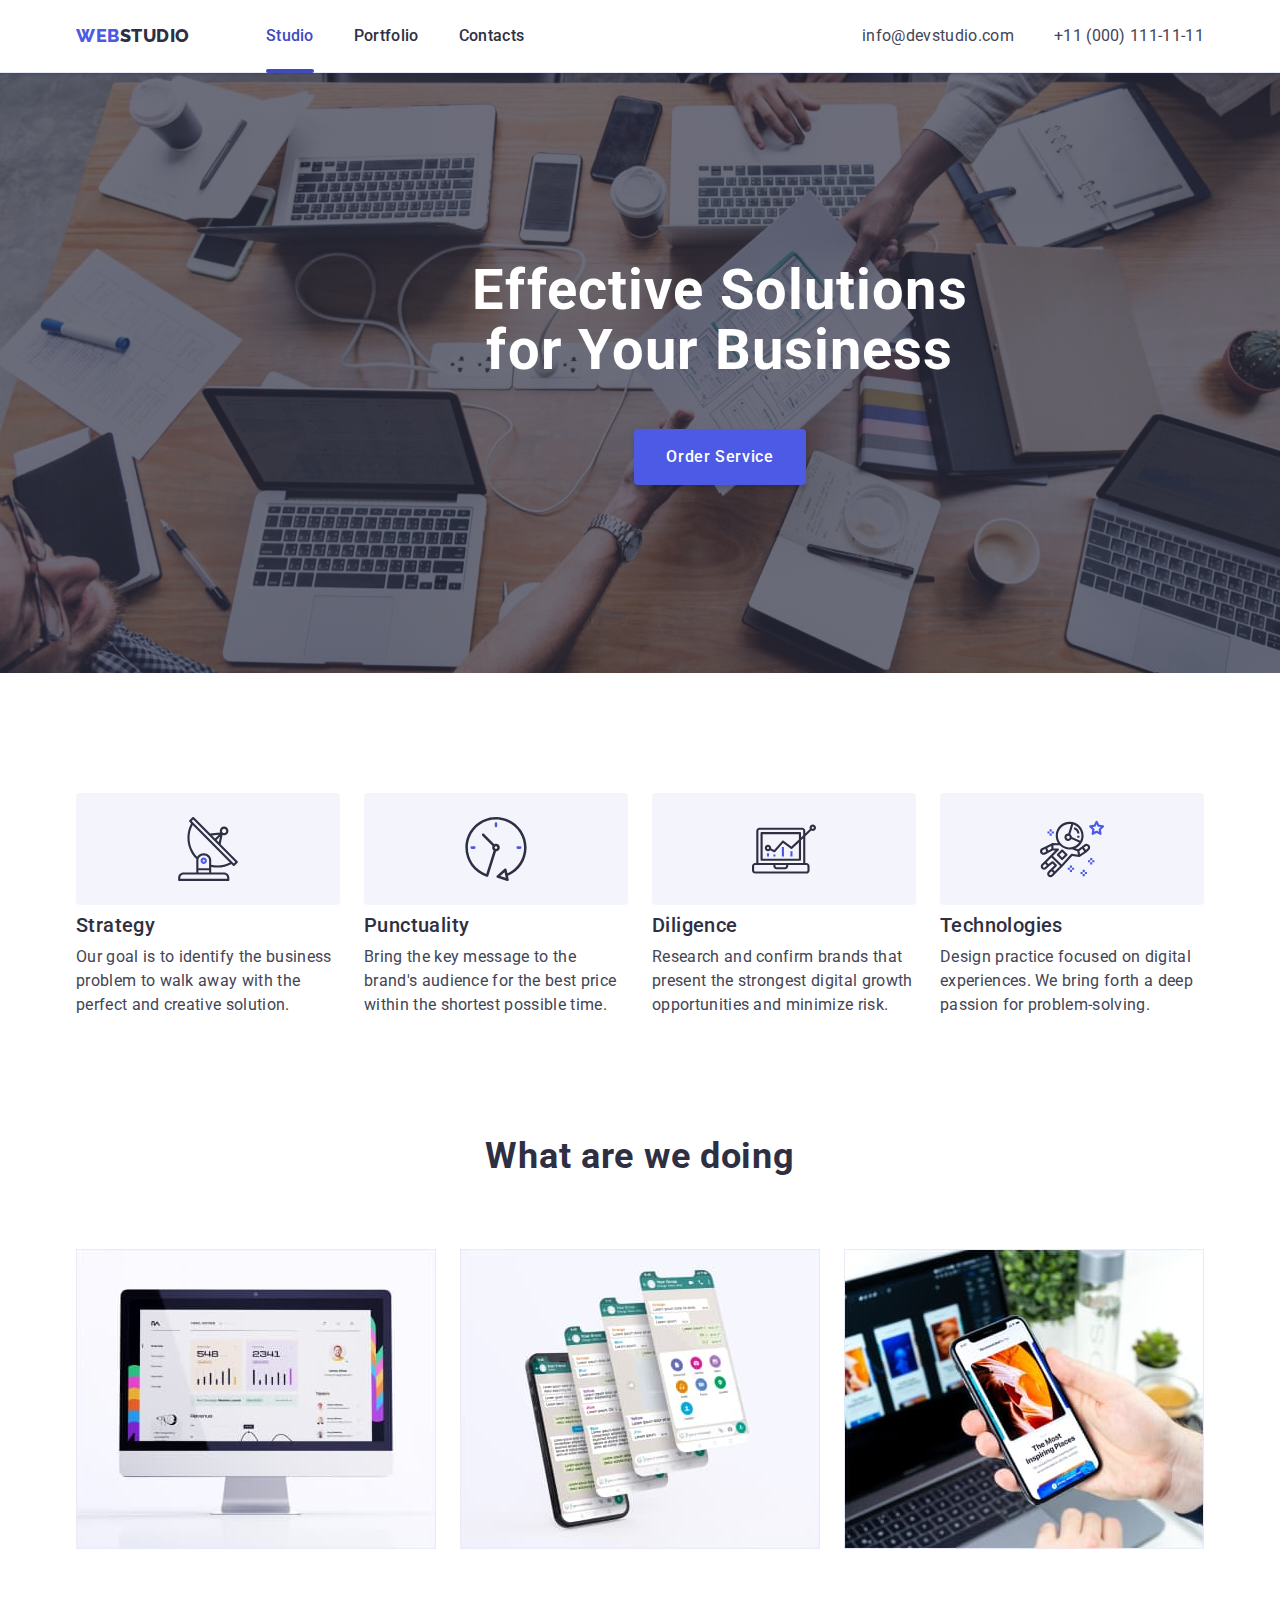
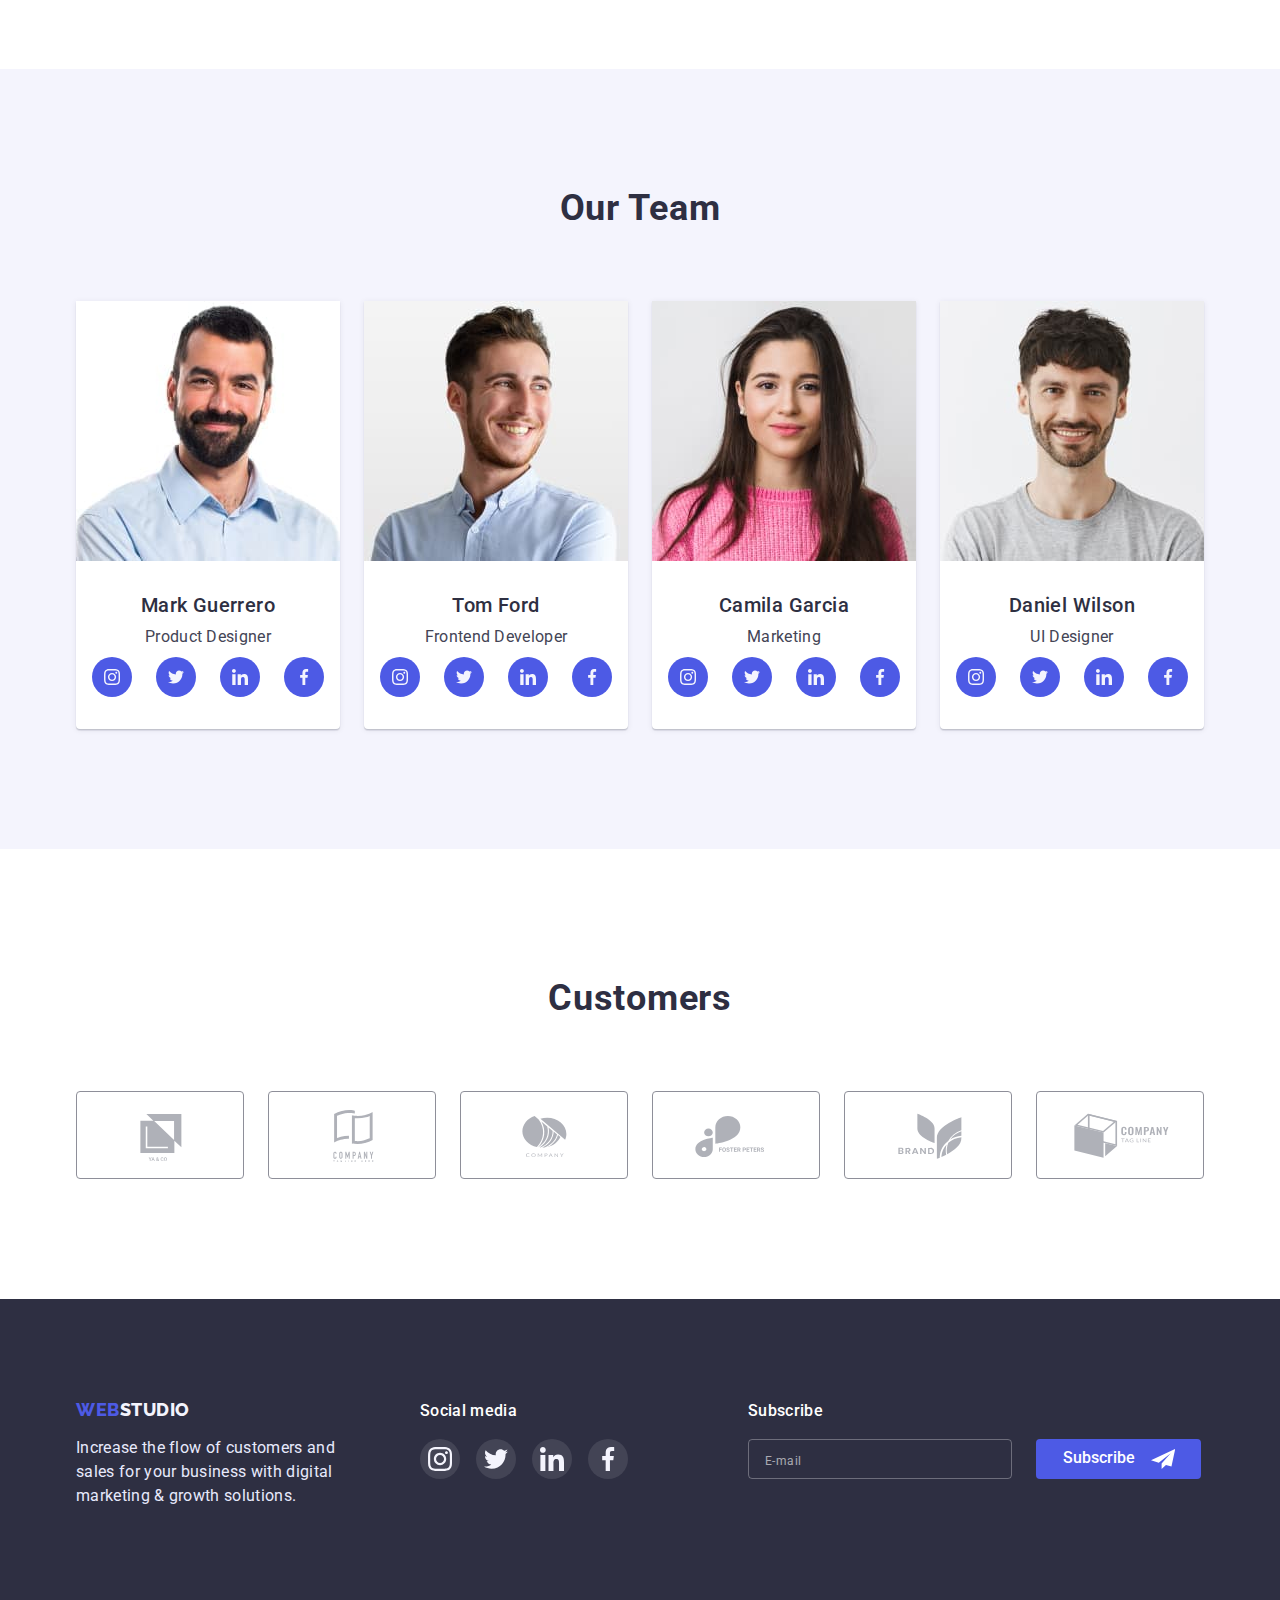
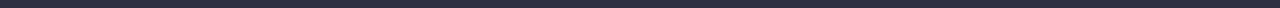
<file: index.html>
<!DOCTYPE html>
<html lang="en">
  <head>
    <meta charset="UTF-8" />
    <meta http-equiv="X-UA-Compatible" content="IE=edge" />
    <meta name="viewport" content="width=device-width, initial-scale=1.0" />

    <link rel="preconnect" href="https://fonts.googleapis.com" />
    <link rel="preconnect" href="https://fonts.gstatic.com" crossorigin />
    <link
      href="https://fonts.googleapis.com/css2?family=Raleway:wght@800&family=Roboto:wght@400;500;700;900&display=swap"
      rel="stylesheet"
    />
    <link
      rel="stylesheet"
      href="https://cdnjs.cloudflare.com/ajax/libs/modern-normalize/1.1.0/modern-normalize.min.css"
    />
    <link href="./css/styles.css" rel="stylesheet" type="text/css" />
    <title class="studio">Document</title>
  </head>
  <body class="studio">
    <!--Fixed  -->
    <header class="header">
      <div class="conteiner">
        <nav class="fulnav">
          <a class="logo" href="./index.html" target="_self">
            Web<span class="logo-end">Studio</span>
          </a>
          <ul class="nav">
            <li class="">
              <a class="link port" href="./index.html" target="_self">Studio</a>
            </li>
            <li class="nav-margin">
              <a class="link" href="./portfolio.html" target="_self"
                >Portfolio</a
              >
            </li>
            <li class="nav-margin">
              <a class="link" href="">Contacts</a>
            </li>
          </ul>
        </nav>
        <address class="address">
          <ul class="address-list">
            <li>
              <a class="contacts" href="mailto:info@devstudio.com"
                >info@devstudio.com</a
              >
            </li>
            <li class="nav-margin">
              <a class="contacts" href="tel:+110001111111"
                >+11 (000) 111-11-11</a
              >
            </li>
          </ul>
        </address>
      </div>
    </header>
    <!-- Scroll -->
    <main>
      <!-- Hero image -->

      <section class="hero">
        <div class="conteiner">
          <h1 class="hero-title">Effective Solutions for Your Business</h1>
          <button class="order" data-modal-open type="button">
            Order Service
          </button>
        </div>
      </section>

      <!-- Section1 -->
      <section class="advantages section">
        <div class="conteiner">
          <h2 class="visually-hidden">Advantages</h2>
          <ul class="advantages-list">
            <li class="advantages-item">
              <div class="button-icon">
                <svg class="icon">
                  <use href="./images/icons.svg#icon-antenna"></use>
                </svg>
              </div>
              <h3 class="advantages-title-small">Strategy</h3>
              <p class="advantages-text">
                Our goal is to identify the business problem to walk away with
                the perfect and creative solution.
              </p>
            </li>

            <li class="advantages-item">
              <div class="button-icon">
                <svg class="icon">
                  <use href="./images/icons.svg#icon-clock"></use>
                </svg>
              </div>
              <h3 class="advantages-title-small">Punctuality</h3>
              <p class="advantages-text">
                Bring the key message to the brand's audience for the best price
                within the shortest possible time.
              </p>
            </li>

            <li class="advantages-item">
              <div class="button-icon">
                <svg class="icon">
                  <use href="./images/icons.svg#icon-diagram"></use>
                </svg>
              </div>
              <h3 class="advantages-title-small">Diligence</h3>
              <p class="advantages-text">
                Research and confirm brands that present the strongest digital
                growth opportunities and minimize risk.
              </p>
            </li>

            <li class="advantages-item">
              <div class="button-icon">
                <svg class="icon">
                  <use href="./images/icons.svg#icon-astronaut"></use>
                </svg>
              </div>
              <h3 class="advantages-title-small">Technologies</h3>
              <p class="advantages-text">
                Design practice focused on digital experiences. We bring forth a
                deep passion for problem-solving.
              </p>
            </li>
          </ul>
        </div>
      </section>

      <!-- Section2 -->
      <section class="section">
        <div class="conteiner">
          <h2 class="section-title">What are we doing</h2>
          <ul class="card-list">
            <li class="card-item">
              <img
                src="./images/Rectangle1.jpg"
                alt="comp"
                width="360"
                height="300"
              />
            </li>
            <li class="card-item">
              <img
                src="./images/Rectangle2.jpg"
                alt="phon"
                width="360"
                height="300"
              />
            </li>
            <li class="card-item">
              <img
                src="./images/Rectangle3.jpg"
                alt="sinh"
                width="360"
                height="300"
              />
            </li>
          </ul>
        </div>
      </section>

      <!-- Section3 -->

      <section class="team section">
        <div class="conteiner">
          <h2 class="section-title">Our Team</h2>
          <ul class="team-list">
            <li class="team-cards">
              <img
                src="./images/photo1.jpg"
                alt="Photo Mark Guerrero"
                width="264"
                height="260"
              />
              <h3 class="team-title-small">Mark Guerrero</h3>
              <p class="team-text">Product Designer</p>
              <ul class="action">
                <li>
                  <a
                    class="social-link"
                    href=""
                    target="_blank"
                    rel="noreferer nofollow noopener"
                  >
                    <svg class="social-icon">
                      <use href="./images/icons.svg#icon-instagram"></use>
                    </svg>
                  </a>
                </li>
                <li>
                  <a
                    class="social-link"
                    href=""
                    target="_blank"
                    rel="noreferer nofollow noopener"
                  >
                    <svg class="social-icon">
                      <use href="./images/icons.svg#icon-twitter"></use>
                    </svg>
                  </a>
                </li>
                <li>
                  <a
                    class="social-link"
                    href=""
                    target="_blank"
                    rel="noreferer nofollow noopener"
                  >
                    <svg class="social-icon">
                      <use href="./images/icons.svg#icon-linkedin"></use>
                    </svg>
                  </a>
                </li>
                <li>
                  <a
                    class="social-link"
                    href=""
                    target="_blank"
                    rel="noreferer nofollow noopener"
                  >
                    <svg class="social-icon">
                      <use href="./images/icons.svg#icon-facebook"></use>
                    </svg>
                  </a>
                </li>
              </ul>
            </li>
            <li class="team-cards">
              <img
                src="./images/photo2.jpg"
                alt="Photo Tom Ford"
                width="264"
                height="260"
              />

              <h3 class="team-title-small">Tom Ford</h3>
              <p class="team-text">Frontend Developer</p>
              <ul class="action">
                <li>
                  <a
                    class="social-link"
                    href=""
                    target="_blank"
                    rel="noreferer nofollow noopener"
                  >
                    <svg class="social-icon">
                      <use href="./images/icons.svg#icon-instagram"></use>
                    </svg>
                  </a>
                </li>
                <li>
                  <a
                    class="social-link"
                    href=""
                    target="_blank"
                    rel="noreferer nofollow noopener"
                  >
                    <svg class="social-icon">
                      <use href="./images/icons.svg#icon-twitter"></use>
                    </svg>
                  </a>
                </li>
                <li>
                  <a
                    class="social-link"
                    href=""
                    target="_blank"
                    rel="noreferer nofollow noopener"
                  >
                    <svg class="social-icon">
                      <use href="./images/icons.svg#icon-linkedin"></use>
                    </svg>
                  </a>
                </li>
                <li>
                  <a
                    class="social-link"
                    href=""
                    target="_blank"
                    rel="noreferer nofollow noopener"
                  >
                    <svg class="social-icon">
                      <use href="./images/icons.svg#icon-facebook"></use>
                    </svg>
                  </a>
                </li>
              </ul>
            </li>
            <li class="team-cards">
              <img
                src="./images/photo3.jpg"
                alt="Photo Camila Garcia"
                width="264"
                height="260"
              />

              <h3 class="team-title-small">Camila Garcia</h3>
              <p class="team-text">Marketing</p>
              <ul class="action">
                <li>
                  <a
                    class="social-link"
                    href=""
                    target="_blank"
                    rel="noreferer nofollow noopener"
                  >
                    <svg class="social-icon">
                      <use href="./images/icons.svg#icon-instagram"></use>
                    </svg>
                  </a>
                </li>
                <li>
                  <a
                    class="social-link"
                    href=""
                    target="_blank"
                    rel="noreferer nofollow noopener"
                  >
                    <svg class="social-icon">
                      <use href="./images/icons.svg#icon-twitter"></use>
                    </svg>
                  </a>
                </li>
                <li>
                  <a
                    class="social-link"
                    href=""
                    target="_blank"
                    rel="noreferer nofollow noopener"
                  >
                    <svg class="social-icon">
                      <use href="./images/icons.svg#icon-linkedin"></use>
                    </svg>
                  </a>
                </li>
                <li>
                  <a
                    class="social-link"
                    href=""
                    target="_blank"
                    rel="noreferer nofollow noopener"
                  >
                    <svg class="social-icon">
                      <use href="./images/icons.svg#icon-facebook"></use>
                    </svg>
                  </a>
                </li>
              </ul>
            </li>
            <li class="team-cards">
              <img
                src="./images/photo4.jpg"
                alt="Photo Daniel Wilson"
                width="264"
                height="260"
              />

              <h3 class="team-title-small">Daniel Wilson</h3>
              <p class="team-text">UI Designer</p>
              <ul class="action">
                <li>
                  <a
                    class="social-link"
                    href=""
                    target="_blank"
                    rel="noreferer nofollow noopener"
                  >
                    <svg class="social-icon">
                      <use href="./images/icons.svg#icon-instagram"></use>
                    </svg>
                  </a>
                </li>
                <li>
                  <a
                    class="social-link"
                    href=""
                    target="_blank"
                    rel="noreferer nofollow noopener"
                  >
                    <svg class="social-icon">
                      <use href="./images/icons.svg#icon-twitter"></use>
                    </svg>
                  </a>
                </li>
                <li>
                  <a
                    class="social-link"
                    href=""
                    target="_blank"
                    rel="noreferer nofollow noopener"
                  >
                    <svg class="social-icon">
                      <use href="./images/icons.svg#icon-linkedin"></use>
                    </svg>
                  </a>
                </li>
                <li>
                  <a
                    class="social-link"
                    href=""
                    target="_blank"
                    rel="noreferer nofollow noopener"
                  >
                    <svg class="social-icon">
                      <use href="./images/icons.svg#icon-facebook"></use>
                    </svg>
                  </a>
                </li>
              </ul>
            </li>
          </ul>
        </div>
      </section>

      <section class="customers">
        <h2 class="section-title">Customers</h2>
        <div class="conteiner">
          <ul class="customers-list">
            <li class="customers-item">
              <a
                class="customers-link"
                href=""
                target="_blank"
                rel="noreferer nofollow noopener"
              >
                <svg class="customers-icon">
                  <use href="./images/icons.svg#icon-Logo"></use>
                </svg>
              </a>
            </li>
            <li class="customers-item">
              <a
                class="customers-link"
                href=""
                target="_blank"
                rel="noreferer nofollow noopener"
              >
                <svg class="customers-icon">
                  <use href="./images/icons.svg#icon-Logo-2"></use>
                </svg>
              </a>
            </li>
            <li class="customers-item">
              <a
                class="customers-link"
                href=""
                target="_blank"
                rel="noreferer nofollow noopener"
              >
                <svg class="customers-icon">
                  <use href="./images/icons.svg#icon-Logo-3"></use>
                </svg>
              </a>
            </li>
            <li class="customers-item">
              <a
                class="customers-link"
                href=""
                target="_blank"
                rel="noreferer nofollow noopener"
              >
                <svg class="customers-icon">
                  <use href="./images/icons.svg#icon-logo-1"></use>
                </svg>
              </a>
            </li>
            <li class="customers-item">
              <a
                class="customers-link"
                href=""
                target="_blank"
                rel="noreferer nofollow noopener"
              >
                <svg class="customers-icon">
                  <use href="./images/icons.svg#icon-Logo-4"></use>
                </svg>
              </a>
            </li>
            <li class="customers-item">
              <a
                class="customers-link"
                href=""
                target="_blank"
                rel="noreferer nofollow noopener"
              >
                <svg class="customers-icon">
                  <use href="./images/icons.svg#icon-Logo-5"></use>
                </svg>
              </a>
            </li>
          </ul>
        </div>
      </section>
    </main>

    <!-- Footer -->

    <footer class="footer">
      <div class="conteiner">
        <div class="foter-content">
          <a class="logo-footer" href="./index.html" target="_self"
            >Web<span class="logo-footer-end">Studio</span>
          </a>
          <p class="footer-text">
            Increase the flow of customers and sales for your business with
            digital marketing & growth solutions.
          </p>
        </div>
        <div class="footer-media">
          <p class="media-text">Social media</p>
          <ul class="footer-action">
            <li>
              <a
                class="footer-button"
                href=""
                target="_blank"
                rel="noreferer nofollow noopener"
              >
                <svg class="action-icon">
                  <use href="./images/icons.svg#icon-instagram"></use>
                </svg>
              </a>
            </li>
            <li>
              <a
                class="footer-button"
                href=""
                target="_blank"
                rel="noreferer nofollow noopener"
              >
                <svg class="action-icon">
                  <use href="./images/icons.svg#icon-twitter"></use>
                </svg>
              </a>
            </li>
            <li>
              <a
                class="footer-button"
                href=""
                target="_blank"
                rel="noreferer nofollow noopener"
              >
                <svg class="action-icon">
                  <use href="./images/icons.svg#icon-linkedin"></use>
                </svg>
              </a>
            </li>
            <li>
              <a
                class="footer-button"
                href=""
                target="_blank"
                rel="noreferer nofollow noopener"
              >
                <svg class="action-icon">
                  <use href="./images/icons.svg#icon-facebook"></use>
                </svg>
              </a>
            </li>
          </ul>
        </div>

        <div class="footer-subscribe">
          <p class="footer-margin">Subscribe</p>
          <form action="#" class="subscribe-form">
            <input
              class="footer-meil"
              type="email"
              name="e-mail"
              id="e-mail"
              placeholder="E-mail"
            />

            <button class="subscribe-btn" type="submit">
              Subscribe
              <svg class="send-icon">
                <use href="./images/icons.svg#icon-send"></use>
              </svg>
            </button>
          </form>
        </div>
      </div>
    </footer>

    <div class="bacdrop is-hidden" data-modal>
      <div class="modal">
        <button data-modal-close class="close-modal">
          <svg class="close-icon">
            <use href="./images/icons.svg#icon-close"></use>
          </svg>
        </button>
        <p class="form-head">Leave your contacts and we will call you back</p>
        <form action="#" class="order-form">
          <label class="form-label"
            ><span class="label-text">Name</span>
            <input type="text" name="username" autofocus />
            <svg class="form-icon">
              <use href="./images/icons.svg#icon-person"></use>
            </svg>
          </label>

          <label class="form-label"
            ><span class="label-text">Phone</span>
            <input type="tel" name="phone_number" />
            <svg class="form-icon">
              <use href="./images/icons.svg#icon-phone"></use>
            </svg>
          </label>

          <label class="form-label"
            ><span class="label-text">Email</span>
            <input type="email" name="email" />
            <svg class="form-icon">
              <use href="./images/icons.svg#icon-email"></use>
            </svg>
          </label>

          <label class="form-label coment-window"
            ><span class="label-text">Coment</span>
            <textarea
              class="coment"
              name="Coment"
              id="#"
              cols="30"
              rows="10"
              placeholder="Text input"
            ></textarea>
          </label>
          <div class="line-text">
            <label class="label-checkbox accept-policy">
              <input
                class="visually-hidden"
                type="checkbox"
                name="policy"
                value="accept"
              />
              <svg class="chek-icon" id="myElement">
                <use id="myRect" href="./images/icons.svg#icon-chekboks"></use>
              </svg>

              I accept the terms and conditions of the
            </label>
            <a class="privacy-policy" href="#">Privacy Policy</a>
          </div>
          <button class="send" type="submit">Send</button>
        </form>
      </div>
    </div>
    <script src="./js/modal.js"></script>
  </body>
</html>
</file>
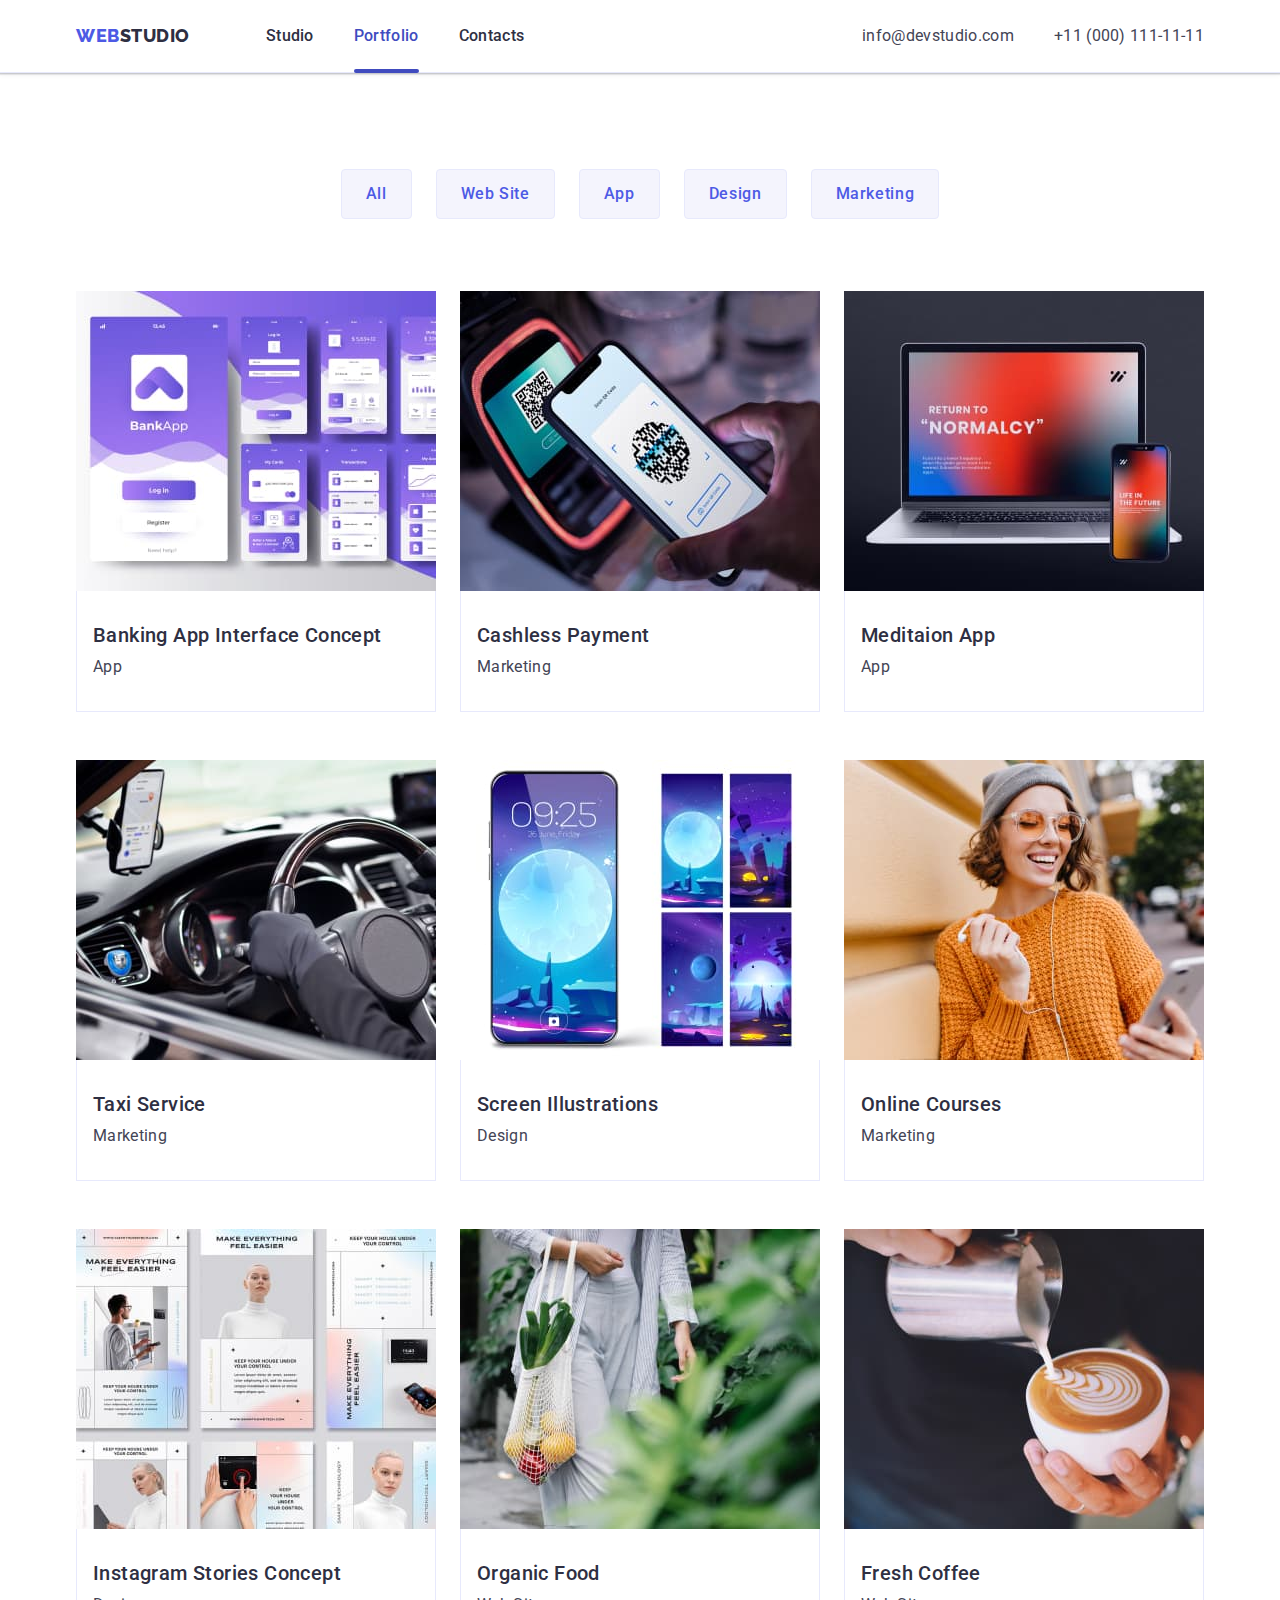
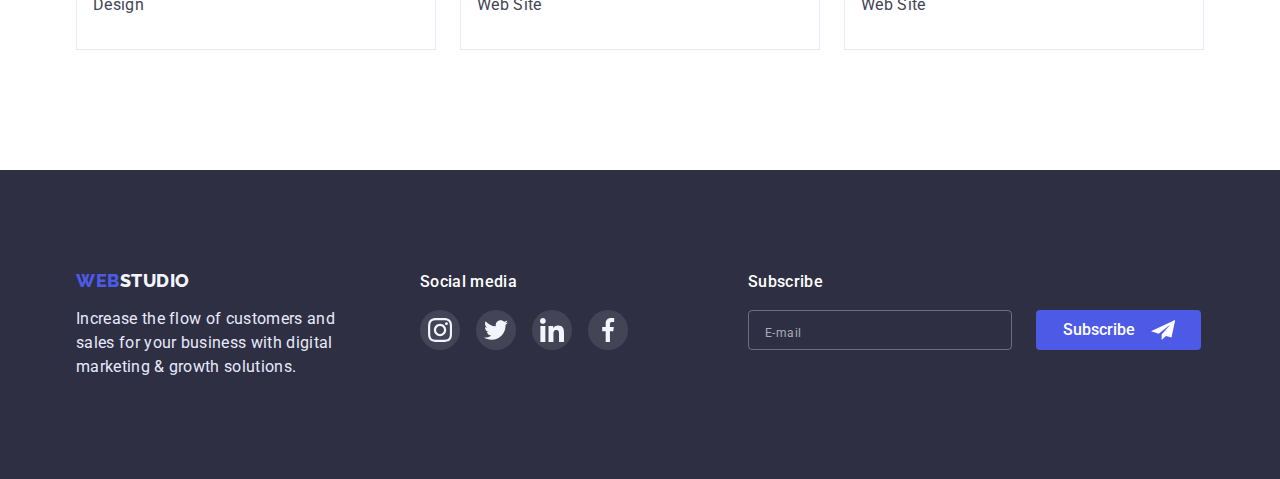
<file: portfolio.html>
<!DOCTYPE html>
<html lang="en">
  <head>
    <meta charset="UTF-8" />
    <meta http-equiv="X-UA-Compatible" content="IE=edge" />
    <meta name="viewport" content="width=device-width, initial-scale=1.0" />

    <link rel="preconnect" href="https://fonts.googleapis.com" />
    <link rel="preconnect" href="https://fonts.gstatic.com" crossorigin />
    <link
      href="https://fonts.googleapis.com/css2?family=Raleway:wght@800&family=Roboto:wght@400;500;700;900&display=swap"
      rel="stylesheet"
    />
    <link
      rel="stylesheet"
      href="https://cdnjs.cloudflare.com/ajax/libs/modern-normalize/1.1.0/modern-normalize.min.css"
    />

    <link href="./css/styles.css" rel="stylesheet" type="text/css" />

    <title>Portfolio</title>
  </head>
  <body>
    <!--Fixed  -->
    <header class="header">
      <div class="conteiner">
        <nav class="fulnav">
          <a class="logo" href="./index.html" target="_self">
            Web<span class="logo-end">Studio</span>
          </a>
          <ul class="nav">
            <li>
              <a class="link" href="./index.html" target="_self">Studio</a>
            </li>
            <li class="nav-margin">
              <a class="link port" href="./portfolio.html" target="_self"
                >Portfolio</a
              >
            </li>
            <li class="nav-margin"><a class="link" href="">Contacts</a></li>
          </ul>
        </nav>
        <address class="address">
          <ul class="address-list">
            <li>
              <a class="contacts" href="mailto:info@devstudio.com"
                >info@devstudio.com</a
              >
            </li>
            <li class="nav-margin">
              <a class="contacts" href="tel:+110001111111"
                >+11 (000) 111-11-11</a
              >
            </li>
          </ul>
        </address>
      </div>
    </header>
    <!-- MAIN -->

    <section class="section portfolio">
      <h1 class="visually-hidden">Portfolio</h1>
      <div class="conteiner">
        <ul class="filter-list">
          <li class="filter-list-item">
            <button class="button-filter" type="button">All</button>
          </li>
          <li class="filter-list-item">
            <button type="button" class="button-filter">Web Site</button>
          </li>
          <li class="filter-list-item">
            <button type="button" class="button-filter">App</button>
          </li>
          <li class="filter-list-item">
            <button type="button" class="button-filter">Design</button>
          </li>
          <li class="filter-list-item">
            <button type="button" class="button-filter">Marketing</button>
          </li>
        </ul>
        <ul class="projects-list">
          <li class="projectsa">
            <a class="projects" href="">
              <img
                src="./images/banking.jpg"
                alt="Banking"
                width="360"
                height="300"
              />
              <div class="project-text">
                <h3 class="project-item">Banking App Interface Concept</h3>
                <p class="project-type">App</p>
                <p class="hiden-project">
                  14 Stylish and User-Friendly App Design Concepts · Task
                  Manager App · Calorie Tracker App · Exotic Fruit Ecommerce App
                  · Cloud Storage App
                </p>
              </div>
            </a>
          </li>
          <li class="projectsa">
            <a class="projects" href="">
              <img
                src="./images/payment.jpg"
                alt="Payment"
                width="360"
                height="300"
              />
              <div class="project-text">
                <h3 class="project-item">Cashless Payment</h3>
                <p class="project-type">Marketing</p>
                <p class="hiden-project">
                  14 Stylish and User-Friendly App Design Concepts · Task
                  Manager App · Calorie Tracker App · Exotic Fruit Ecommerce App
                  · Cloud Storage App
                </p>
              </div>
            </a>
          </li>
          <li class="projectsa">
            <a class="projects" href="">
              <img
                src="./images/meditation.jpg"
                alt="Meditaion"
                width="360"
                height="300"
              />
              <div class="project-text">
                <h3 class="project-item">Meditaion App</h3>
                <p class="project-type">App</p>
                <p class="hiden-project">
                  14 Stylish and User-Friendly App Design Concepts · Task
                  Manager App · Calorie Tracker App · Exotic Fruit Ecommerce App
                  · Cloud Storage App
                </p>
              </div>
            </a>
          </li>
          <li class="projectsa">
            <a class="projects" href="">
              <img
                src="./images/taxi.jpg"
                alt="Taxi"
                width="360"
                height="300"
              />
              <div class="project-text">
                <h3 class="project-item">Taxi Service</h3>
                <p class="project-type">Marketing</p>
                <p class="hiden-project">
                  14 Stylish and User-Friendly App Design Concepts · Task
                  Manager App · Calorie Tracker App · Exotic Fruit Ecommerce App
                  · Cloud Storage App
                </p>
              </div>
            </a>
          </li>
          <li class="projectsa">
            <a class="projects" href="">
              <img
                src="./images/screen.jpg"
                alt="Screen"
                width="360"
                height="300"
              />
              <div class="project-text">
                <h3 class="project-item">Screen Illustrations</h3>
                <p class="project-type">Design</p>
                <p class="hiden-project">
                  14 Stylish and User-Friendly App Design Concepts · Task
                  Manager App · Calorie Tracker App · Exotic Fruit Ecommerce App
                  · Cloud Storage App
                </p>
              </div>
            </a>
          </li>
          <li class="projectsa">
            <a class="projects" href="">
              <img
                src="./images/onlain.jpg"
                alt="Courses"
                width="360"
                height="300"
              />
              <div class="project-text">
                <h3 class="project-item">Online Courses</h3>
                <p class="project-type">Marketing</p>
                <p class="hiden-project">
                  14 Stylish and User-Friendly App Design Concepts · Task
                  Manager App · Calorie Tracker App · Exotic Fruit Ecommerce App
                  · Cloud Storage App
                </p>
              </div>
            </a>
          </li>
          <li class="projectsa">
            <a class="projects" href="">
              <img
                src="./images/instagram.jpg"
                alt="Instagram"
                width="360"
                height="300"
              />
              <div class="project-text">
                <h3 class="project-item">Instagram Stories Concept</h3>
                <p class="project-type">Design</p>
                <p class="hiden-project">
                  14 Stylish and User-Friendly App Design Concepts · Task
                  Manager App · Calorie Tracker App · Exotic Fruit Ecommerce App
                  · Cloud Storage App
                </p>
              </div>
            </a>
          </li>
          <li class="projectsa">
            <a class="projects" href="">
              <img
                src="./images/food.jpg"
                alt="food"
                width="360"
                height="300"
              />
              <div class="project-text">
                <h3 class="project-item">Organic Food</h3>
                <p class="project-type">Web Site</p>
                <p class="hiden-project">
                  14 Stylish and User-Friendly App Design Concepts · Task
                  Manager App · Calorie Tracker App · Exotic Fruit Ecommerce App
                  · Cloud Storage App
                </p>
              </div>
            </a>
          </li>
          <li class="projectsa">
            <a class="projects" href="">
              <img
                src="./images/cofee.jpg"
                alt="Coffee"
                width="360"
                height="300"
              />
              <div class="project-text">
                <h3 class="project-item">Fresh Coffee</h3>
                <p class="project-type">Web Site</p>
                <p class="hiden-project">
                  14 Stylish and User-Friendly App Design Concepts · Task
                  Manager App · Calorie Tracker App · Exotic Fruit Ecommerce App
                  · Cloud Storage App
                </p>
              </div>
            </a>
          </li>
        </ul>
      </div>
    </section>

    <!-- Footer -->

    <footer class="footer">
      <div class="conteiner">
        <div class="foter-content">
          <a class="logo-footer" href="./index.html" target="_self"
            >Web<span class="logo-footer-end">Studio</span>
          </a>
          <p class="footer-text">
            Increase the flow of customers and sales for your business with
            digital marketing & growth solutions.
          </p>
        </div>
        <div class="footer-media">
          <p class="media-text">Social media</p>
          <ul class="footer-action">
            <li>
              <a
                class="footer-button"
                href=""
                target="_blank"
                rel="noreferer nofollow noopener"
              >
                <svg class="action-icon">
                  <use href="./images/icons.svg#icon-instagram"></use>
                </svg>
              </a>
            </li>
            <li>
              <a
                class="footer-button"
                href=""
                target="_blank"
                rel="noreferer nofollow noopener"
              >
                <svg class="action-icon">
                  <use href="./images/icons.svg#icon-twitter"></use>
                </svg>
              </a>
            </li>
            <li>
              <a
                class="footer-button"
                href=""
                target="_blank"
                rel="noreferer nofollow noopener"
              >
                <svg class="action-icon">
                  <use href="./images/icons.svg#icon-linkedin"></use>
                </svg>
              </a>
            </li>
            <li>
              <a
                class="footer-button"
                href=""
                target="_blank"
                rel="noreferer nofollow noopener"
              >
                <svg class="action-icon">
                  <use href="./images/icons.svg#icon-facebook"></use>
                </svg>
              </a>
            </li>
          </ul>
        </div>
        <div class="footer-subscribe">
          <p class="footer-margin">Subscribe</p>
          <form action="#" class="subscribe-form">
            <input
              class="footer-meil"
              type="email"
              name="e-mail"
              id="e-mail"
              placeholder="E-mail"
            />

            <button class="subscribe-btn" type="submit">
              Subscribe
              <svg class="send-icon">
                <use href="./images/icons.svg#icon-send"></use>
              </svg>
            </button>
          </form>
        </div>
      </div>
    </footer>

    <script src="./js/modal.js"></script>
  </body>
</html>
</file>
<file: css/styles.css>
/*--------------------*/
:root{
    --primary-text-color:#434455;
    --title-text-color:#2E2F42;
    --active-color:#404BBF;
    --akcent-color:#4D5AE5;
    --only-white:#ffffff;
    --button-bacgraund:#F4F4FD;
    --button-border:#E7E9FC;
    --icon-border:#8E8F99;
    --set-gap: 24px;
    --icon-color:#AFB1B8;
    --icon-green: #31D0AA;
    --modal-bac:#FCFCFC;

    }
h1, h2, h3, h4, ul, p{
    margin:0;
    padding: 0;
}
img{
    display: block;
    max-width: 100%;
}

/* all pages */
body{
    font-family: "Roboto", sans-serif;
    color:var(--primary-text-color);
    font-weight: 400;
    font-size: 16px;
   }
.conteiner{
    width: 1158px;
    padding: 0 15px;
    margin: 0 auto;
    }

.section{
    padding: 120px 0;
}


/* Header */
.header{
    position: relative;
    padding: 24px 0;
    border-bottom: 1px solid var(--button-border);
    box-shadow: 0px 2px 1px rgba(46, 47, 66, 0.08), 0px 1px 1px rgba(46, 47, 66, 0.16), 0px 1px 6px rgba(46, 47, 66, 0.08);
}

.header .conteiner{
    display: flex;
}

.logo{
    margin-right: 76px;
    cursor: pointer;
    font-weight: 800;
    font-size: 18px;
    text-decoration: none;
    font-family: "Raleway", sans-serif;
    text-transform: uppercase;
    letter-spacing: 0.03em;
    line-height: 1.33;
    color: var(--akcent-color);
    padding: 0;
}

.logo-end{
    color: var(--title-text-color)
}   

.fulnav{
    display: flex;   
}

.nav{
    list-style: none;
    display: flex; 
    justify-content: space-between;
}


.nav-margin{
    margin-left: 40px;
}

.link{
    position: relative;
    font-weight: 500;
    color: var(--title-text-color);
    text-decoration: none;
    letter-spacing: 0.02em;
    line-height: 1.5;
    transition: color 250ms cubic-bezier(0.4, 0, 0.2, 1);
}

.port{
   color:var(--active-color); 
}

.port::after{
    position: absolute;
    content: "";
    height: 4px;
    width: 100%;
    bottom: -28px; 
    left: 0;
    display:block;
    background-color:var(--active-color);
    border-radius: 2px;
 }

.link:hover, .link:focus{
    color: var(--akcent-color);}


.address{
    margin-left: auto;
   }

.address-list{
    list-style: none;
     display: flex;
}

.contacts{
    font-style: normal;
    color: var(--primary-text-color);
    text-decoration: none;
    letter-spacing: 0.02em;
    line-height: 1.5;
    transition: color 250ms cubic-bezier(0.4, 0, 0.2, 1);
    
}

.contacts:hover, .contacts:focus{
    color: var(--akcent-color);
}

/* Header end */


/* Footer */

.footer{
    background-color:var(--title-text-color);
    padding: 100px 0;
    
}
.footer .conteiner{
    display: flex;
}
.logo-footer{
    font-family: "Raleway", sans-serif;
    cursor: pointer;
    font-weight: 800;
    font-size: 18px;
    text-decoration: none;
    text-transform: uppercase;
    letter-spacing: 0.03em;
    line-height: 1.17;
    color: var(--akcent-color);
   
}
.logo-footer-end{
    color: var(--button-bacgraund);
}
.footer-text{
    margin-top: 16px;
    line-height: 1.5;
    letter-spacing: 0.02em;
    color: var(--button-border);
    width: 264px;
   
}
.footer-media{
    padding: 0 120px 0 80px;
}
.media-text{
    color: var(--only-white);
    letter-spacing: 0.02em;
    font-weight: 500;
    line-height: 1.5;
    margin-bottom: 16px;
}
.footer-action{
    display: flex;
    padding: 0;
    margin: 0;
    list-style: none;
    gap: 0 16px;
   
}

.footer-button{
    border-radius: 50%;
    width: 40px;
    height: 40px;
    border:none;
    display: flex;
    align-items: center;
    justify-content: center;
    background: rgba(255, 255, 255, 0.1);
    transition: background-color 250ms cubic-bezier(0.4, 0, 0.2, 1);  
}

.footer-button:hover, .footer-button:focus{
  
    background-color: var(--icon-green);}

.action-icon{
    width: 24px;
    height: 24px;
    fill: var(--button-bacgraund);
}

.footer-margin{
    line-height: 1.5;
    letter-spacing: 0.02em;
    color: var(--only-white);
    margin-bottom: 16px;
    font-weight: 500;
}
.send-icon{
width: 24px;
height: 24px;
fill: var(--only-white);
}
.subscribe-form{
    display: flex;
    align-items: center;
    gap: 24px;
}

#e-mail{
border: 1px solid rgba(255, 255, 255, 0.3);
background-color: transparent;
border-radius: 4px;
width: 264px;
height: 40px;
align-items: center;
display: block;
color: var(--only-white);
padding: 0 0 0 16px;
}

.footer-meil::placeholder{
font-family: 'Roboto', sans-serif;
font-style: normal;
font-weight: 400;
font-size: 12px;
line-height: 2px;
letter-spacing: 0.04em;

color: rgba(255, 255, 255, 0.6);
}
.subscribe-btn{
    background-color: var(--akcent-color);
    fill: var(--button-bacgraund);
    color: var(--only-white);
    width: 165px;
    height: 40px;
     display: flex;
    justify-content: center;
    align-items: center;
    padding: 8px 24px;
    gap: 16px;
    border: none;
    border-radius: 4px;
    font-weight: 500;
}



/* Studio */


.visually-hidden {
  position: absolute;
    white-space: nowrap;
    width: 1px;
    height: 1px;
    overflow: hidden;
    border: 0;
    padding: 0;
    clip: rect(0 0 0 0);
    clip-path: inset(50%);
    margin: -1px;
}
.section-title{
    font-weight: 700;
    font-size: 36px;
    color: var(--title-text-color);
    letter-spacing: 0.02em;
    line-height: 1.11;
    text-align: center;
    margin-bottom: 72px;}

/* Section Hero */

.hero{
    background-color:var(--title-text-color); 
    padding: 188px 0;
    text-align: center;
    background-image: 
    linear-gradient(to top, rgba(46, 47, 66, 0.7), rgba(46, 47, 66, 0.7)),
    url(../images/people-office.jpg); 
    background-size:cover;
    width: 1440px;
    margin: 0 auto;
}


.hero-title{
    font-weight: 700;
    font-size: 56px;
    line-height: 1.07;
    color: var(--only-white);
    text-align: center;
    letter-spacing: 0.02em;
    margin: 0 auto 48px auto;
    width: 496px;

    
}
.order{
    background-color:var(--akcent-color);
    color: var(--only-white);
    border: 0px solid transparent;
    border-radius: 4px;
    font-family: "Roboto", sans-serif;
    font-weight: 500;
    font-size: 16px;
    line-height: 1.5;
    letter-spacing: 0.04em;
    cursor: pointer;
    padding: 16px 32px 16px 32px;
    box-shadow: 0px 4px 4px rgba(0, 0, 0, 0.15);
    transition: background-color 250ms cubic-bezier(0.4, 0, 0.2, 1);
    

     
  }
.order:hover, .order:focus{
    background-color:var(--active-color);
    }


 /* Section1 Advantages*/
.advantages{
    padding: 120px 0 0 0;
}

.advantages-list{
    display: flex;
    list-style: none; 
    flex-wrap: wrap;
    gap: 0 24px;
}

.button-icon{
    width: 264px;
    height: 112px;
    padding: 0;
    border: none; 
    border-radius: 4px;
    background-color: var(--button-bacgraund);
    display: flex;
    align-items: center;
    justify-content: center;
}


.icon{
    width: 64px;
    height: 64px;
}

.advantages-item{
 flex-basis: calc((100% - var(--set-gap)*3)/4);
}


.advantages-title-small{
   font-weight: 500;
   font-size: 20px;
   color: var(--title-text-color);
   letter-spacing: 0.02em;
   line-height: 1.2;
   margin: 8px 0;}
 
.advantages-text{
    letter-spacing: 0.02em;
    line-height: 1.5;
}

/* Sektion2 Cards*/


.card-list{
    display: flex;
    list-style: none; 
    flex-wrap: wrap;
    gap: 0 24px;
}

.card-item{
   flex-basis: calc((100% - var(--set-gap)*2)/3);
}



/* Section3 Team */

.team{
   background: var(--button-bacgraund);
}
.team-list{
    display: flex;
    list-style: none; 
    flex-wrap: wrap;
    gap: 0 24px;
}
.section-title{
    font-weight: 700;
    font-size: 36px;
    color: var(--title-text-color);
    letter-spacing: 0.02em;
    line-height: 1.11;
    text-align: center;
    margin-bottom: 72px;
}

.team-title-small{
   font-weight: 500;
   font-size: 20px;
   color: var(--title-text-color);
   letter-spacing: 0.02em;
   line-height: 1.2;
   margin-top: 32px;
   text-align: center;
}

.team-text{
    letter-spacing: 0.02em;
    line-height: 1.5;
    text-align: center;
    margin: 8px 0;
    gap: 0 24px;
}

.team-cards{
    flex-basis: calc((100%- var(--set-gap)*3)/4);
    background-color: var(--only-white);
    padding-bottom: 32px;
    border-radius: 0 0 4px 4px;
    box-shadow: 0px 1px 6px rgba(46, 47, 66, 0.08), 0px 1px 1px rgba(46, 47, 66, 0.16), 0px 2px 1px rgba(46, 47, 66, 0.08);
     
}

.action{
    display: flex;
    padding: 0;
    margin: 0;
    list-style: none;
    gap: 0 24px;
   justify-content: center;
}

.social-link{
    background-color:var(--akcent-color);
    border-radius: 50%;
    width: 40px;
    height: 40px;
    border:none;
    display: flex;
    align-items: center;
    justify-content: center;
    transition: background-color 250ms cubic-bezier(0.4, 0, 0.2, 1);
   
}

.social-link:hover, .social-link:focus{
  
    background-color: var(--active-color);}

.social-icon{
    width: 16px;
    height: 16px;
    fill: var(--button-bacgraund);
}
/* Section Customers */

.customers {
    padding: 130px 0 120px 0;
}
.customers-list{
    display: flex;
    padding: 0;
    margin: 0;
    list-style: none;
    gap: 0 24px;
    }
    .customers-link{
    border: 1px solid var(--icon-border);
    border-radius: 4px;
    display: block;
    width: 168px;
    height: 88px;
    background-color: var(--only-white);
    color: var(--icon-color);
    display: flex;
    align-items: center;
    justify-content: center;
    transition: color 250ms cubic-bezier(0.4, 0, 0.2, 1), border 250ms cubic-bezier(0.4, 0, 0.2, 1);
}

.customers-link:hover, .customers-link:focus{
    color: var(--active-color);
    border: 1px solid var(--active-color);}
  
.customers-icon{
    width: 104px;
    height: 56px;
    fill: currentColor;
}

/* Bacdrop+Modal */

.bacdrop{
    position: fixed;
    top: 0;
    left: 0;
    width: 100%;
    height: 100%;
    background-color: rgba(46, 47, 66, 0.4);
}
  
.bacdrop.is-hidden{
    opacity: 0;
    pointer-events: none;
}
 .modal{
    position: absolute;
    top: 50%;
    Left: 50%;
    transform: translate(-50%, -50%);
    width: 408px;
    height: 584px;
    background-color: var(--modal-bac);
    padding: 72px 24px 24px 24px;
   }

 .close-modal{
    position: absolute;
    top: 24px;
    right: 24px;
    display: block;
    background-color: var(--button-border);
    border: 1px solid rgba(0, 0, 0, 0.1);
    width: 24px;
    height: 24px;
    border-radius: 50%;
    transition: border 250ms cubic-bezier(0.4, 0, 0.2, 1), 
    background-color 250ms cubic-bezier(0.4, 0, 0.2, 1), 
    fill 250ms cubic-bezier(0.4, 0, 0.2, 1);
    cursor: pointer;
}
.close-icon{
    position: absolute;
    top: 50%;
    Left: 50%;
    transform: translate(-50%, -50%);
    width: 8px;
    height: 8px;
}

.close-modal:hover, .close-modal:focus{
    border: none;
    background-color: var(--active-color);
    fill: var(--only-white);
}
.form-head{
font-weight: 500;
font-size: 16px;
line-height: 1.5;
text-align: center;
letter-spacing: 0.02em;
color: var(--title-text-color);
display: block;
margin-bottom: 16px;
}


input{
    height: 40px;
    border-radius: 4px;
    width: 100%;
    border: 1px solid rgba(33, 33, 33, 0.2); 
    padding: 0 0 0 38px;
    font-size: 18px;
    transition: border 250ms cubic-bezier(0.4, 0, 0.2, 1);
}


.form-label {
    position: relative;
    display: flex;
    flex-direction: column;
    margin-bottom: 8px;
    color: var(--icon-border);
    transition: color 250ms cubic-bezier(0.4, 0, 0.2, 1), fill 250ms cubic-bezier(0.4, 0, 0.2, 1);
}



.coment-window{
    margin-bottom: 16px;
}

.label-checkbox{
    display: flex;
    font-size: 12px;
    line-height: 1.2;
    letter-spacing: 0.04em; 
    color: var(--icon-border);
    align-items: center; 
    color: #757575;
}

.label-text{
    display: inline-block;
    margin-bottom: 4px;
    font-size: 12px;
    line-height: 1.2;
    letter-spacing: 0.04em; 
    color: currentColor;
}

.form-label:focus-within {
    color: var(--akcent-color);
    fill: var(--akcent-color);
}

input:focus-visible{
    border: 1px solid var(--akcent-color);
    outline: none;
}

textarea{
    resize: none;
    border: 1px solid rgba(33, 33, 33, 0.2); 
    border-radius: 4px;
    width: 100%;
    transition: border 250ms cubic-bezier(0.4, 0, 0.2, 1);
    height: 120px;
}

textarea::placeholder{
font-family: "Roboto", sans-serif;
    font-weight: 400;
    font-size: 12px;
    line-height: 1.2;
    letter-spacing: 0.04em;
    color: rgba(117, 117, 117, 0.5);}

.coment{
padding: 8px 16px;
}

textarea:focus-visible{
    border: 1px solid var(--akcent-color);
    outline: none;
}

.form-icon{
    position: absolute;
    display: inline-block;
    width: 18px;
    height: 18px;
    left: 16px;
    bottom: 11px;     
}
.privacy-policy{
margin-left: 3px;
font-size: 12px;
line-height: 1.2;
letter-spacing: 0.04em;
color: var(--akcent-color);
}

.chek-icon{
   opacity: 1;
   padding: 0; 
   width: 16px;
   height: 16px;
   border-radius: 2px;
   margin: 0 8px 0 0;
  border: 1px solid var(--title-text-color);
  background-color: #ffffff;
  transition: background-color 250ms cubic-bezier(0.4, 0, 0.2, 1), 
  border 250ms cubic-bezier(0.4, 0, 0.2, 1);
}

.visually-hidden:checked + .chek-icon{
    background-color: var(--active-color);
    border: none;   
}

.line-text{
    display: flex;
    margin-bottom: 24px;
    
}
.send{
    background-color:var(--akcent-color);
    color: var(--only-white);
    border: 0px solid transparent;
    border-radius: 4px;
    font-family: "Roboto", sans-serif;
    font-weight: 500;
    font-size: 16px;
    line-height: 1.5;
    letter-spacing: 0.04em;
    cursor: pointer;
    padding: 16px 32px 16px 32px;
    box-shadow: 0px 4px 4px rgba(0, 0, 0, 0.15);
    transition: background-color 250ms cubic-bezier(0.4, 0, 0.2, 1);
    display: block;
    margin: 0 auto;
    width: 169px;
    height:  56px;

     
  }
.send:hover, .send:focus{
    background-color:var(--active-color);
    }


/* portfolio */
.portfolio{
    padding: 96px 0 120px 0;
}

.filter-list{
    display: flex;
    list-style: none;
    justify-content:center;
    margin-bottom: 72px;
    gap: 0 var(--set-gap);
}

.button-filter{
    font-family: "Roboto", sans-serif;
    cursor: pointer;
    background-color: var(--button-bacgraund);
    border: 1px solid var(--button-border);
    border-radius: 4px;
    font-style: normal;
    font-weight: 500;
    text-align: center;
    font-size: 16px;
    line-height: 1.5;
    letter-spacing: 0.04em;
    color: var(--akcent-color);
    padding: 12px 24px;
    transition: color 250ms cubic-bezier(0.4, 0, 0.2, 1), 
    border-color 250ms cubic-bezier(0.4, 0, 0.2, 1), 
    box-shadow 250ms cubic-bezier(0.4, 0, 0.2, 1), 
    background-color 250ms cubic-bezier(0.4, 0, 0.2, 1);
    
}


.button-filter:hover, .button-filter:focus{
    background-color: var(--akcent-color);
    color: var(--only-white);
    border-color: transparent;
    box-shadow: 0px 4px 4px rgba(0, 0, 0, 0.15);
}
.projects-list{
    display: flex;
    list-style: none; 
    flex-wrap: wrap; 
    gap: 48px 24px;
}

.projects{
    display: block;
     text-decoration: none;
     transition: box-shadow 250ms cubic-bezier(0.4, 0, 0.2, 1);
     position: relative;
}

.project-item{
    color: var(--title-text-color);
    font-weight: 500;
    font-size: 20px;
    line-height: 1.2;
    letter-spacing: 0.02em;
    margin-bottom: 8px;

}

.project-type{
    line-height: 1.5;
    letter-spacing: 0.02em;
    color: var(--primary-text-color);
}

.project-text{ 
    border-left: 1px solid var(--button-border);
    border-right: 1px solid var(--button-border);
    border-bottom: 1px solid var(--button-border);
    padding: 32px 16px;
}
.projects:hover, .projects:focus{
       box-shadow: 0px 1px 6px rgba(46, 47, 66, 0.08), 
       0px 1px 1px rgba(46, 47, 66, 0.16), 
       0px 2px 1px rgba(46, 47, 66, 0.08);
    }

    .projects::before{
        content: "";
        position: absolute;
        width: 360px;
        height: 300px;
        background-color: rgb(77, 90, 229);
        transform: scaleY(0);
        transition: transform 250ms cubic-bezier(0.4, 0, 0.2, 1);
        transform-origin: bottom;
        
         
    }

   
    .projects:hover::before, .projects:focus::before{
       transform: scaleY(1);
              
    }
.hiden-project {
    position: absolute;
    top: 40px;
    left: 32px;
    right: 32px;
    line-height: 1.5;
    letter-spacing: 0.02em;
    color: transparent;
    transform: scaleY(0);
    transition: transform 250ms cubic-bezier(0.4, 0, 0.2, 1);
    transform-origin: 0 300px;
    
}
  .projects:hover .hiden-project, .projects:focus .hiden-project{
    transform: scaleY(1);
     color: #F4F4FD;
              
    }
</file>
